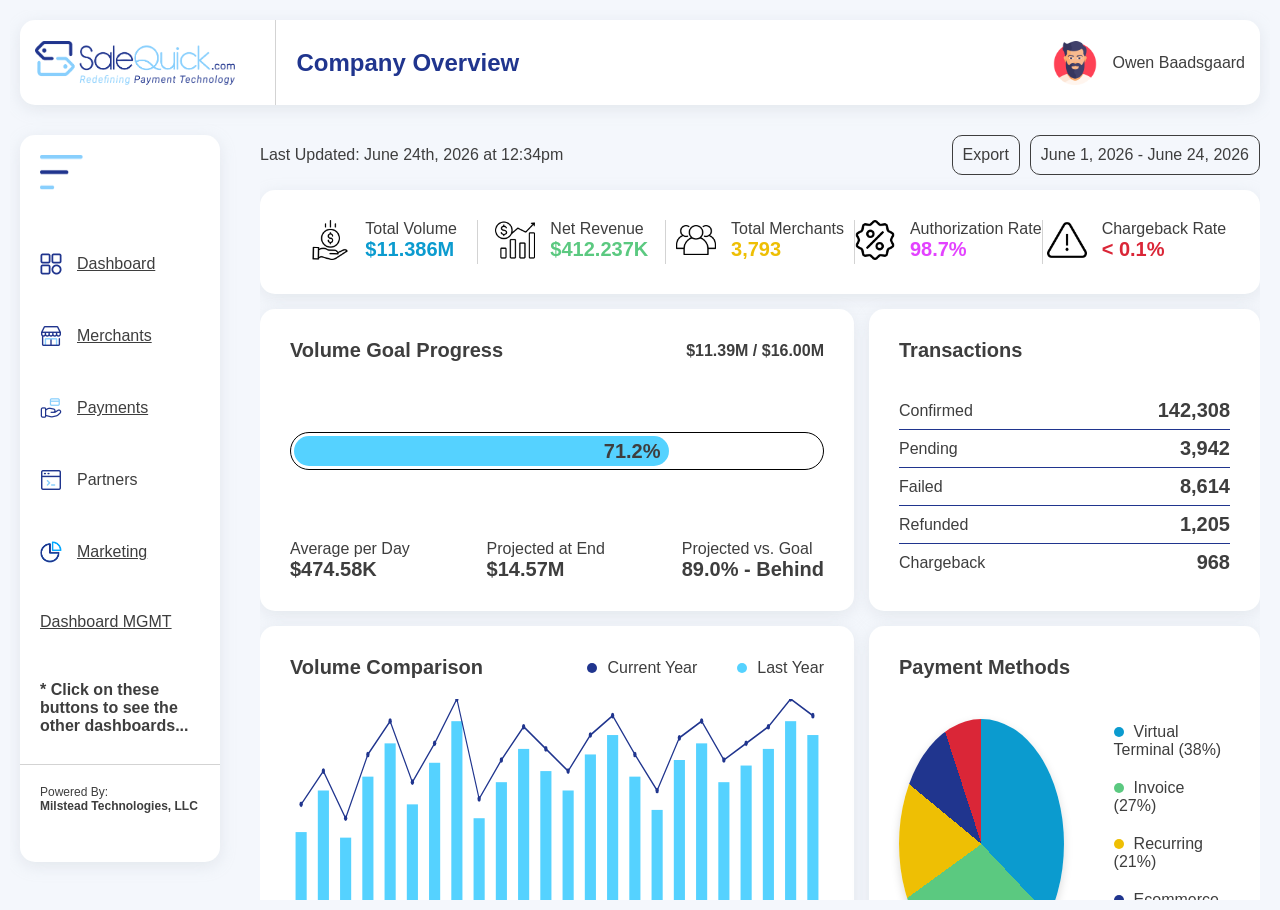
<file: index.html>
<!DOCTYPE html>
<html lang="en">
<head>
    <meta charset="UTF-8">
    <meta name="viewport" content="width=device-width, initial-scale=1.0">
    <script src="js/includes.js" defer></script>
    <script src="js/volume-chart.js" defer></script>
    <link rel="stylesheet" href="css/main.css">

    <link rel="stylesheet" href="css/overview.css">
    <title>Admin | Company Overview</title>
</head>

<body data-title="Company Overview">

    <div class="dashboard-container">

        <header class="header card" id="site-header"></header>
        <nav class="nav card" id="site-nav"></nav>

        <!-- Main Content -->
        <main class="main">

            <!-- Date range selector, export button (to .pdf) and last updated element -->
            <!-- Default date range is month-to-date. Allow for all normal options in SQ system though -->
            <div class="main-selector" id="main-selector"></div>


            <!-- Primary KPIs; This data should be in the SQ database already for the most part -->
             <div class="main-kpi card">

                <!-- Total Processing Volume; Self-Explanatory -->
                <div class="kpi kpi-volume">
                    <div class="kpi-icon">
                        <img class="kpi-icon-img" src="images/main-processing/save-money.png" alt="">
                    </div>
                    <div class="kpi-body">
                        <h2 class="kpi-label">Total Volume</h2>
                        <h1 class="kpi-value">$11.386M</h1>
                    </div>
                </div>

                <!-- Total Revenue; this is FEES charged on volume not actual profit -->
                <div class="kpi kpi-revenue">
                    <div class="kpi-icon">
                        <img class="kpi-icon-img" src="images/main-processing/revenue.png" alt="">
                    </div>
                    <div class="kpi-body">
                        <h2 class="kpi-label">Net Revenue</h2>
                        <h1 class="kpi-value">$412.237K</h1>
                    </div>
                </div>

                <!-- Merchant Count; Not any specific status just a total of all merchants -->
                <!-- This is NOT AFFECTED by the active date range. It will always be current total merchant count. -->
                <div class="kpi kpi-merchants">
                    <div class="kpi-icon">
                        <img class="kpi-icon-img" src="images/main-processing/group.png" alt="">
                    </div>
                    <div class="kpi-body">
                        <h2 class="kpi-label">Total Merchants</h2>
                        <h1 class="kpi-value">3,793</h1>
                    </div>
                </div>

                <!-- Authorization Rate; this is Approved Transactions divided by Total Attempted Transactions -->
                <div class="kpi kpi-auth">
                    <div class="kpi-icon">
                        <img class="kpi-icon-img" src="images/main-processing/discount.png" alt="">
                    </div>
                    <div class="kpi-body">
                        <h2 class="kpi-label">Authorization Rate</h2>
                        <h1 class="kpi-value">98.7%</h1>
                    </div>
                </div>

                <!-- Chargeback Rate; this is Total Chargeback (Count) divided by Total Transactions -->
                <div class="kpi kpi-chargebacks">
                    <div class="kpi-icon">
                        <img class="kpi-icon-img" src="images/main-processing/alert.png" alt="">
                    </div>
                    <div class="kpi-body">
                        <h2 class="kpi-label">Chargeback Rate</h2>
                        <h1 class="kpi-value"> < 0.1%</h1>
                    </div>
                </div>          
            </div> <!-- Close main-kpi -->



            <!-- Volume Progress Bar; this is Current Volume vs. the Monthly Goal for Volume.. -->
            <!-- This will be based on a dashboard management screen, I'm working on this. Admins 
            (likely Darla) will input the goal for the month and it will track based on that. -->
            <div class="main-goal card">
                <div class="goal-header">
                    <h1 class="goal-title">Volume Goal Progress</h1>
                    <h2 class="goal-subtitle">$11.39M / $16.00M</h2>
                </div>

                <div class="goal-progress" style="--fill: 71.2%">
                    <div class="progress-total">
                        <div class="progress-bar"> <span class="progress-marker">71.2%</span> </div>
                    </div>
                </div>

                <!-- Statistics related to the Volume Goal -->
                <div class="goal-stats">
                    <!-- Average Volume per Day; Self-Explanatory -->
                    <div class="stats-average">
                        <h2 class="stats-label">Average per Day</h2>
                        <h1 class="stats-value">$474.58K</h1>
                    </div>

                    <!-- Projected Volume at End of Date Range; Based on the Average Volume per Day -->
                    <div class="stats-projected">
                        <h2 class="stats-label">Projected at End</h2>
                        <h1 class="stats-value">$14.57M</h1>
                    </div>
                    
                    <!-- Percantage Projected; What % of goal we're expected to reach out of the goal based on average per day  -->
                    <div class="stats-comparison">
                        <h2 class="stats-label">Projected vs. Goal</h2>
                        <h1 class="stats-value">89.0% - Behind</h1>
                    </div>
                </div>
            </div> <!-- Close main-goal -->



            <!-- Volume Chart; This is a combination of the Dashboard's existing Sales Chart and Yearly Gross Sales -->
            <!-- The line graph is volume per day for the current year. The bar graph is volume per day for last year -->
            <!-- y-axis lines need to be added -->
            <div class="main-volume card">
                <div class="volume-header">
                    <h1 class="volume-title">Volume Comparison</h1>
                    <div class="volume-legend">
                        <span><i class="legend-current"></i>Current Year</span>
                        <span><i class="legend-last"></i>Last Year</span>
                    </div>
                </div>

                <!-- Example data is from js/volume-chart.js -->
                <div class="volume-chart">
                    <svg class="chart-svg" viewBox="0 0 960 260" preserveAspectRatio="none">
                        <g class="bars"></g>
                        <polyline class="line-graph" fill="none" />
                        <g class="points"></g>
                    </svg>
                    <div class="chart-x"></div>
                </div>
            </div> <!-- Close main-daily  -->



            <!-- Transactions; Counts by transaction status -->
            <div class="main-transactions card">
                <h1 class="transactions-title">Transactions</h1>

                <div class="transactions-status">
                    <!-- Confirmed Transaction Count -->
                    <div class="transactions-row"><span class="transactions-label">Confirmed</span><span class="transactions-value">142,308</span></div>
                    <!-- Pending Transaction Count -->
                    <div class="transactions-row"><span class="transactions-label">Pending</span><span class="transactions-value">3,942</span></div>
                    <!-- Failed Transaction Count -->
                    <div class="transactions-row"><span class="transactions-label">Failed</span><span class="transactions-value">8,614</span></div>
                    <!-- Refunded Transaciton Count -->
                    <div class="transactions-row"><span class="transactions-label">Refunded</span><span class="transactions-value">1,205</span></div>
                    <!-- Chargeback Transaction Count -->
                    <div class="transactions-row"><span class="transactions-label">Chargeback</span><span class="transactions-value">968</span></div>
                </div>
            </div> <!-- Close main-transactions  -->



            <!-- Payment Methods (Sources); Percentage of transactions by payment method -->
            <div class="main-sources card">
                <h1 class="sources-title">Payment Methods</h1>
                <div class="sources-main">
                    <div class="sources-donut"></div>
                    <div class="sources-legend">
                        <span><i class="legend legend-vt" style="background:#0B9BCF"></i>Virtual Terminal (38%)</span>
                        <span><i class="legend legend-inv" style="background:#5BC980"></i>Invoice (27%)</span>
                        <span><i class="legend legend-recurring" style="background:#EEBF04"></i>Recurring (21%)</span>
                        <span><i class="legend legend-ecommerce" style="background:#20358E"></i>Ecommerce (9%)</span>
                        <span><i class="legend legend-ach" style="background:#DA2637"></i>ACH (5%)</span>
                    </div>
                </div>
                
            </div> <!-- Close main-sources -->


            
            <!-- Merchants; Month-to-Date metrics, NOT all-time totals -->
            <!-- Need to read the API reference to figure how this segment will work -->
             <div class="main-merchants card">
                <h1 class="merchants-title">Merchant Analytics</h1>

                <div class="merchants-content">

                    <!-- Leads Total; from Zoho (CRM) API -->
                    <div class="merchants merchants-leads">
                        <div class="merchants-icon">
                            <img class="merchants-icon-img" src="images/main-processing/save-money.png" alt="">
                        </div>
                        <div class="merchants-body">
                            <h2 class="merchants-label">Leads</h2>
                            <h1 class="merchants-value">5,328</h1>
                        </div>
                    </div>

                    <!-- Qualified Leads Total; from Zoho (CRM) API -->
                    <div class="merchants merchants-qualified">
                        <div class="merchants-icon">
                            <img class="merchants-icon-img" src="images/main-processing/save-money.png" alt="">
                        </div>
                        <div class="merchants-body">
                            <h2 class="merchants-label">Qualified</h2>
                            <h1 class="merchants-value">328</h1>
                        </div>
                    </div>

                    <!-- Total (MTD) Accounts In Underwriting -->
                    <!-- Includes Application Pending, Signature Pending, Application Received, In Underwriting, and Account Pending statuses -->
                    <div class="merchants merchants-underwriting">
                        <div class="merchants-icon">
                            <img class="merchants-icon-img" src="images/main-processing/save-money.png" alt="">
                        </div>
                        <div class="merchants-body">
                            <h2 class="merchants-label">In Underwriting</h2>
                            <h1 class="merchants-value">176</h1>
                        </div>
                    </div>

                    <!-- Total Approved Merchants -->
                    <div class="merchants merchants-approved">
                        <div class="merchants-icon">
                            <img class="merchants-icon-img" src="images/main-processing/save-money.png" alt="">
                        </div>
                        <div class="merchants-body">
                            <h2 class="merchants-label">Approved</h2>
                            <h1 class="merchants-value">52</h1>
                        </div>
                    </div>

                    <!-- Total Merchants Active, Inactive, or Cold (different from Approved) -->
                    <div class="merchants merchants-processing">
                        <div class="merchants-icon">
                            <img class="merchants-icon-img" src="images/main-processing/save-money.png" alt="">
                        </div>
                        <div class="merchants-body">
                            <h2 class="merchants-label">Processing</h2>
                            <h1 class="merchants-value">17</h1>
                        </div>
                    </div>
                </div>
             </div> <!-- Close main-merchants -->


        </main> <!-- Close main -->
    </div> <!-- Close dashboard-container --> 

</body>
</html>
</file>
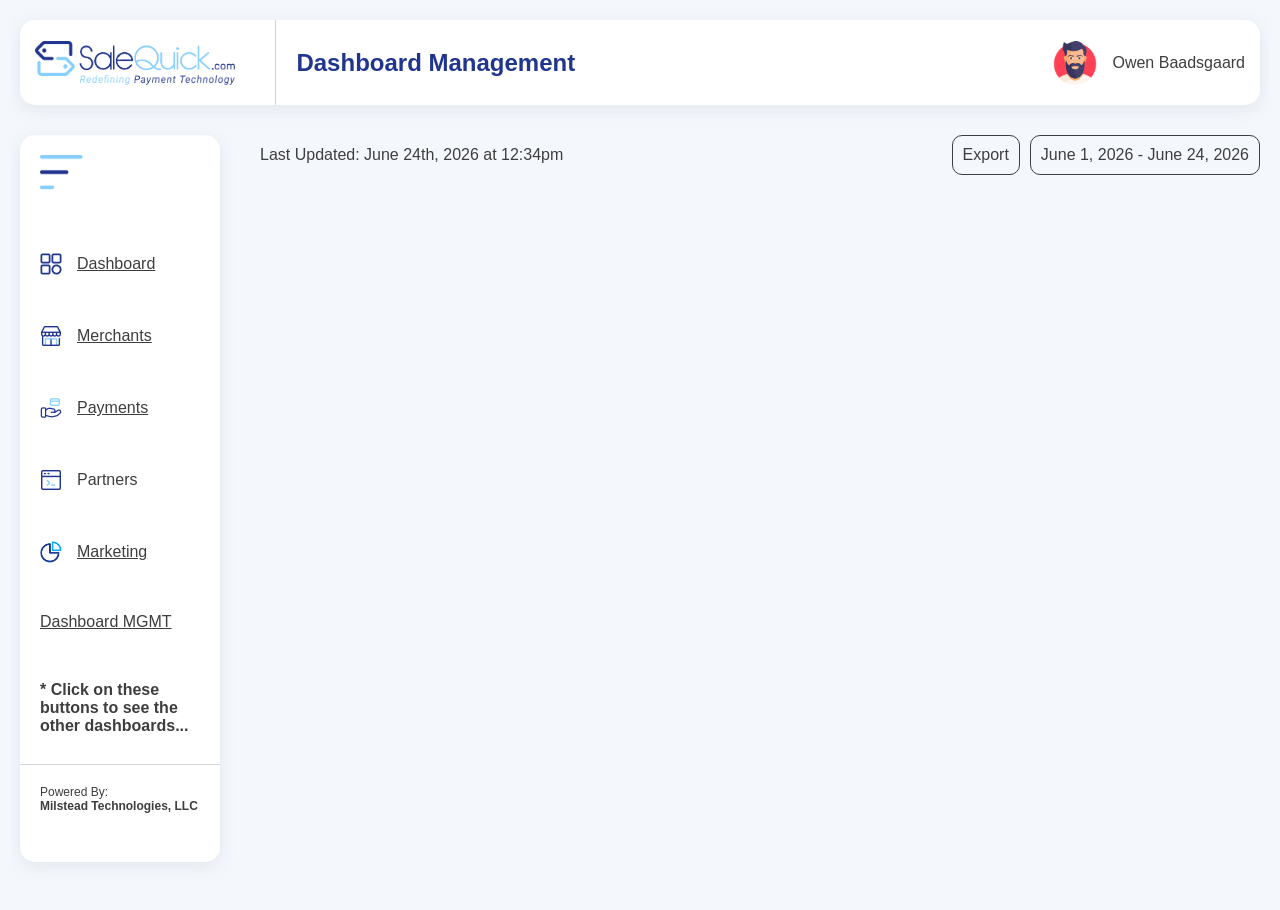
<file: management.html>
<!DOCTYPE html>
<html lang="en">
<head>
    <meta charset="UTF-8">
    <meta name="viewport" content="width=device-width, initial-scale=1.0">
    <script src="js/includes.js" defer></script>
    <link rel="stylesheet" href="css/main.css">

    <link rel="stylesheet" href="css/management.css">
    <title>Admin | Dashboard Management</title>
</head>

<body data-title="Dashboard Management">

    <div class="dashboard-container">

        <header class="header card" id="site-header"></header>
        <nav class="nav card" id="site-nav"></nav>

        <!-- Main Content -->
        <main class="main">

            <!-- Date range selector, export button (to .pdf) and last updated element -->
            <!-- Default date range is month-to-date. Allow for all normal options in SQ system though -->
            <div class="main-selector" id="main-selector"></div>
            

            <!-- next here -->

        </main> <!-- Close main -->
    </div> <!-- Close dashboard-container --> 

</body>
</html>
</file>
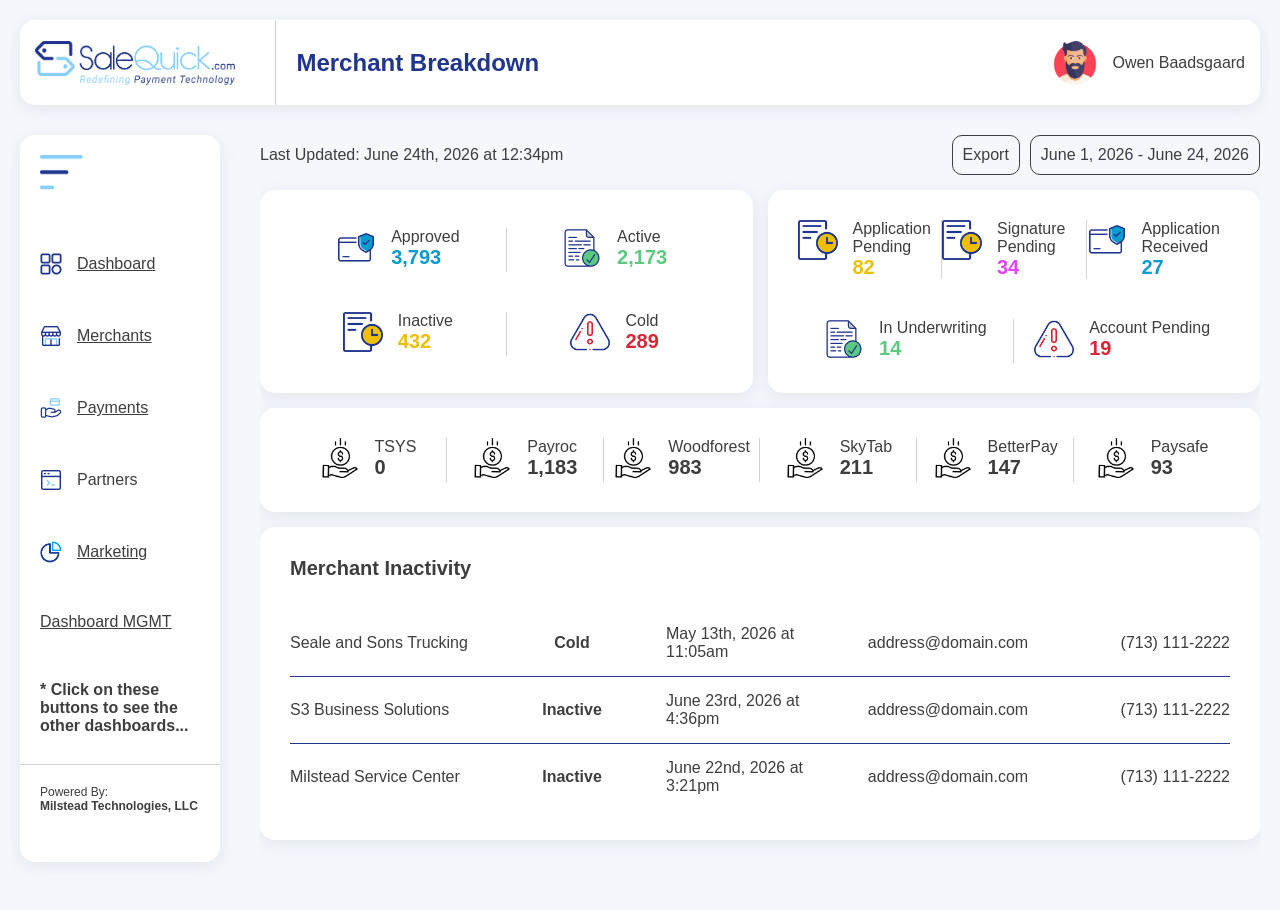
<file: merchant.html>
<!DOCTYPE html>
<html lang="en">
<head>
    <meta charset="UTF-8">
    <meta name="viewport" content="width=device-width, initial-scale=1.0">
    <script src="js/includes.js" defer></script>
    <link rel="stylesheet" href="css/main.css">

    <link rel="stylesheet" href="css/merchant.css">
    <title>Admin | Merchant Breakdown</title>
</head>

<body data-title="Merchant Breakdown">

    <div class="dashboard-container">

        <header class="header card" id="site-header"></header>
        <nav class="nav card" id="site-nav"></nav>

        <!-- Main Content -->
        <main class="main">

            <!-- Date range selector, export button (to .pdf) and last updated element -->
            <!-- Default date range is month-to-date. Allow for all normal options in SQ system though -->
            <div class="main-selector" id="main-selector"></div>
            

            <!-- Approved Category Counts, ALL TIME, NOT MONTH-TO-DATE -->
            <div class="main-approved card">

                <div class="approved-top">
                    <!-- Approved Status Count -->
                    <div class="approved status-approved">
                        <div class="status-icon">
                            <img class="status-icon-img" src="images/main-transaction/completed.png" alt="">
                        </div>
                        <div class="status-body">
                            <h2 class="status-label">Approved</h2>
                            <h1 class="status-value">3,793</h1>
                        </div>
                    </div>

                    <!-- Active Status Count -->
                    <div class="approved status-active">
                        <div class="status-icon">
                            <img class="status-icon-img" src="images/main-transaction/approved.png" alt="">
                        </div>
                        <div class="status-body">
                            <h2 class="status-label">Active</h2>
                            <h1 class="status-value">2,173</h1>
                        </div>
                    </div>
                </div> <!-- Close top-container -->

                <div class="approved-bottom">
                    <!-- Inactive Status Count -->
                    <div class="approved status-inactive">
                        <div class="status-icon">
                            <img class="status-icon-img" src="images/main-transaction/pending.png" alt="">
                        </div>
                        <div class="status-body">
                            <h2 class="status-label">Inactive</h2>
                            <h1 class="status-value">432</h1>
                        </div>
                    </div>

                    <!-- Cold Status Count -->
                    <div class="approved status-cold">
                        <div class="status-icon">
                            <img class="status-icon-img" src="images/main-transaction/failed.png" alt="">
                        </div>
                        <div class="status-body">
                            <h2 class="status-label">Cold</h2>
                            <h1 class="status-value">289</h1>
                        </div>
                    </div>
                </div> <!-- Close bottom-container -->
            </div> <!-- Close main-approved -->


            <!-- Underwriting Category Counts -->
            <div class="main-underwriting card">

                <div class="underwriting-top">
                    <!-- Application Pending Status Count -->
                    <div class="underwriting status-application-pending">
                        <div class="status-icon">
                            <img class="status-icon-img" src="images/main-transaction/pending.png" alt="">
                        </div>
                        <div class="status-body">
                            <h2 class="status-label">Application Pending</h2>
                            <h1 class="status-value">82</h1>
                        </div>
                    </div>

                    <!-- Signature Pending Status Count -->
                    <div class="underwriting status-signature-pending">
                        <div class="status-icon">
                            <img class="status-icon-img" src="images/main-transaction/pending.png" alt="">
                        </div>
                        <div class="status-body">
                            <h2 class="status-label">Signature Pending</h2>
                            <h1 class="status-value">34</h1>
                        </div>
                    </div>

                    <!-- Application Received Status Count -->
                    <div class="underwriting status-application-received">
                        <div class="status-icon">
                            <img class="status-icon-img" src="images/main-transaction/completed.png" alt="">
                        </div>
                        <div class="status-body">
                            <h2 class="status-label">Application Received</h2>
                            <h1 class="status-value">27</h1>
                        </div>
                    </div>
                </div>

                <div class="underwriting-bottom">
                    <!-- In Underwriting Status Count -->
                    <div class="underwriting status-in-underwriting">
                        <div class="status-icon">
                            <img class="status-icon-img" src="images/main-transaction/approved.png" alt="">
                        </div>
                        <div class="status-body">
                            <h2 class="status-label">In Underwriting</h2>
                            <h1 class="status-value">14</h1>
                        </div>
                    </div>

                    <!-- Account Pending Status Count -->
                    <div class="underwriting status-account-pending">
                        <div class="status-icon">
                            <img class="status-icon-img" src="images/main-transaction/failed.png" alt="">
                        </div>
                        <div class="status-body">
                            <h2 class="status-label">Account Pending</h2>
                            <h1 class="status-value">19</h1>
                        </div>
                    </div>
                </div> <!-- Close underwriting-container  -->
            </div> <!-- Close main-underwriting -->


            
            <!-- Sponsor Bank Counts -->
            <div class="main-sponsors card">

                <div class="sponsors-container">
                    <!-- TSYS Sponsor Bank Count -->
                    <div class="sponsors sponsor-tsys">
                        <div class="sponsors-icon">
                            <img class="sponsors-icon-img" src="images/main-processing/save-money.png" alt="">
                        </div>
                        <div class="sponsors-body">
                            <h2 class="sponsors-label">TSYS</h2>
                            <h1 class="sponsors-value">0</h1>
                        </div>
                    </div>
                
                    <!-- Payroc Sponsor Bank Count -->
                    <div class="sponsors sponsor-payroc">
                        <div class="sponsors-icon">
                            <img class="sponsors-icon-img" src="images/main-processing/save-money.png" alt="">
                        </div>
                        <div class="sponsors-body">
                            <h2 class="sponsors-label">Payroc</h2>
                            <h1 class="sponsors-value">1,183</h1>
                        </div>
                    </div>

                    <!-- Woodforest Sponsor Bank Count -->
                    <div class="sponsors sponsor-woodforest">
                        <div class="sponsors-icon">
                            <img class="sponsors-icon-img" src="images/main-processing/save-money.png" alt="">
                        </div>
                        <div class="sponsors-body">
                            <h2 class="sponsors-label">Woodforest</h2>
                            <h1 class="sponsors-value">983</h1>
                        </div>
                    </div>

                    <!-- SkyTab Sponsor Bank Count -->
                    <div class="sponsors sponsor-skytab">
                        <div class="sponsors-icon">
                            <img class="sponsors-icon-img" src="images/main-processing/save-money.png" alt="">
                        </div>
                        <div class="sponsors-body">
                            <h2 class="sponsors-label">SkyTab</h2>
                            <h1 class="sponsors-value">211</h1>
                        </div>
                    </div>

                    <!-- BetterPay Sponsor Bank Count -->
                    <div class="sponsors sponsor-betterpay">
                        <div class="sponsors-icon">
                            <img class="sponsors-icon-img" src="images/main-processing/save-money.png" alt="">
                        </div>
                        <div class="sponsors-body">
                            <h2 class="sponsors-label">BetterPay</h2>
                            <h1 class="sponsors-value">147</h1>
                        </div>
                    </div>

                    <!-- Paysafe Sponsor Bank Count -->
                    <div class="sponsors sponsor-paysafe">
                        <div class="sponsors-icon">
                            <img class="sponsors-icon-img" src="images/main-processing/save-money.png" alt="">
                        </div>
                        <div class="sponsors-body">
                            <h2 class="sponsors-label">Paysafe</h2>
                            <h1 class="sponsors-value">93</h1>
                        </div>
                    </div>
                </div> <!-- Close sponsors-container -->
            </div> <!-- Close main-sponsors  -->


            <!-- Warning Table; Tracks merchants that go inactive or cold so Admins can contact them  -->
            <div class="main-warning card">
                <h1 class="warning-title">Merchant Inactivity</h1>

                <div class="warning-table">

                    <!-- Each row is unique, example used here -->
                    <!-- Merchant Name, Current Status, When they moved Inactive/Cold, their Primary Email and Primary Phone -->
                    <div class="warning-row">
                        <span class="warning-merchant">Seale and Sons Trucking</span>
                        <span class="warning-status">Cold</span>
                        <span class="warning-since">May 13th, 2026 at 11:05am</span>
                        <span class="warning-email">address@domain.com</span>
                        <span class="warning-phone">(713) 111-2222</span>
                    </div>

                    <div class="warning-row">
                        <span class="warning-merchant">S3 Business Solutions</span>
                        <span class="warning-status">Inactive</span>
                        <span class="warning-since">June 23rd, 2026 at 4:36pm</span>
                        <span class="warning-email">address@domain.com</span>
                        <span class="warning-phone">(713) 111-2222</span>
                    </div>

                    <div class="warning-row">
                        <span class="warning-merchant">Milstead Service Center</span>
                        <span class="warning-status">Inactive</span>
                        <span class="warning-since">June 22nd, 2026 at 3:21pm</span>
                        <span class="warning-email">address@domain.com</span>
                        <span class="warning-phone">(713) 111-2222</span>
                    </div>
                </div>
            </div> <!-- Close main-warning  -->

        </main> <!-- Close main -->
    </div> <!-- Close dashboard-container --> 

</body>
</html>
</file>
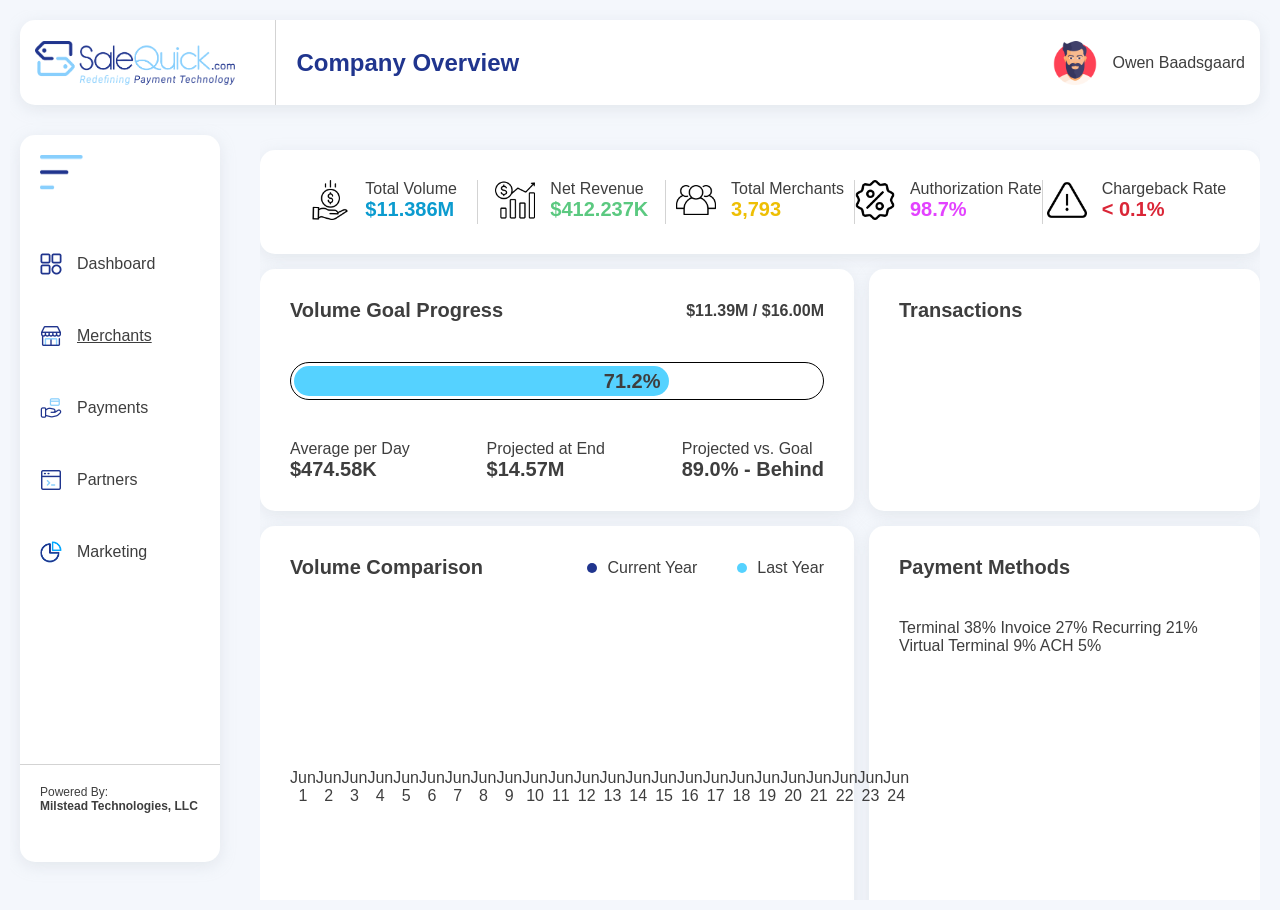
<file: overview.html>
<!DOCTYPE html>
<html lang="en">
<head>
    <meta charset="UTF-8">
    <meta name="viewport" content="width=device-width, initial-scale=1.0">
    <link rel="stylesheet" href="css/main.css">

    <link rel="stylesheet" href="css/overview.css">
    <title>Admin | Company Overview</title>
</head>

<body>

    <div class="dashboard-container">

        <!-- Header Elements -->
        <header class="header card">
            <div class="header-brand">
                <div class="header-logo">
                    <img class="header-logo-img" src="images/header/salequick-logo.png" alt="SaleQuick">
                </div>
                <h1 class="header-title">Company Overview</h1>
            </div>

            <div class="header-profile">
                <img class="header-avatar" src="images/header/profile.png" alt="">
                <p class="header-name">Owen Baadsgaard</p>
            </div>
        </header>


        <!-- Navigation Elements -->
        <nav class="nav card">
            <div class="nav-collapse">
                <img class="nav-collapse-img" src="images/sidebar/sidebar-collapse.png" alt="Collapse Navigation">
            </div>

            <ul class="nav-body">
                <li>
                    <img class="nav-icon" src="images/sidebar/dashboard.png" alt="">
                    <p class="nav-title">Dashboard</p>
                </li>
                <li>
                    <img class="nav-icon" src="images/sidebar/merchants_icon.png" alt="">
                    <a href="merchant-dashboard.html" target="_blank" class="nav-title">Merchants</a>
                </li>
                <li>
                    <img class="nav-icon" src="images/sidebar/payments_icon.png" alt="">
                    <p class="nav-title">Payments</p>
                </li>
                <li>
                    <img class="nav-icon" src="images/sidebar/partners_icon.png" alt="">
                    <p class="nav-title">Partners</p>
                </li>
                <li>
                    <img class="nav-icon" src="images/sidebar/marketing-icon.png" alt="">
                    <p class="nav-title">Marketing</p>
                </li>
            </ul>

            <div class="nav-bottom">
                <p class="nav-powered">Powered By:</p>
                <p class="nav-company">Milstead Technologies, LLC</p>
            </div>
        </nav>


        <!-- Main Content -->
        <main class="main">

            <!-- Primary KPIs; This data should be in the SQ database already -->
             <div class="main-kpi card">

                <!-- Total Volume; Self-Explanatory -->
                <div class="kpi kpi-volume">
                    <div class="kpi-icon">
                        <img class="kpi-icon-img" src="images/main-processing/save-money.png" alt="">
                    </div>
                    <div class="kpi-body">
                        <h2 class="kpi-label">Total Volume</h2>
                        <h1 class="kpi-value">$11.386M</h1>
                    </div>
                </div>

                <!-- Total Revenue; this is FEES charged -->
                <div class="kpi kpi-revenue">
                    <div class="kpi-icon">
                        <img class="kpi-icon-img" src="images/main-processing/revenue.png" alt="">
                    </div>
                    <div class="kpi-body">
                        <h2 class="kpi-label">Net Revenue</h2>
                        <h1 class="kpi-value">$412.237K</h1>
                    </div>
                </div>

                <!-- Merchant Count; Not any specific status just a total of all merchants -->
                <div class="kpi kpi-merchants">
                    <div class="kpi-icon">
                        <img class="kpi-icon-img" src="images/main-processing/group.png" alt="">
                    </div>
                    <div class="kpi-body">
                        <h2 class="kpi-label">Total Merchants</h2>
                        <h1 class="kpi-value">3,793</h1>
                    </div>
                </div>

                <!-- Authorization Rate; this is Approved Transactions divided by Total Attempted Transactions -->
                <div class="kpi kpi-auth">
                    <div class="kpi-icon">
                        <img class="kpi-icon-img" src="images/main-processing/discount.png" alt="">
                    </div>
                    <div class="kpi-body">
                        <h2 class="kpi-label">Authorization Rate</h2>
                        <h1 class="kpi-value">98.7%</h1>
                    </div>
                </div>

                <!-- Chargeback Rate; this is Total Chargeback (Count) divided by Total Transactions -->
                <div class="kpi kpi-chargebacks">
                    <div class="kpi-icon">
                        <img class="kpi-icon-img" src="images/main-processing/alert.png" alt="">
                    </div>
                    <div class="kpi-body">
                        <h2 class="kpi-label">Chargeback Rate</h2>
                        <h1 class="kpi-value"> < 0.1%</h1>
                    </div>
                </div>          
            </div> <!-- Close main-kpi -->


            <!-- Volume Progress Bar; this is Current Volume vs. the Monthly Goal for Volume -->
            <div class="main-goal card">
                <div class="goal-header">
                    <h1 class="goal-title">Volume Goal Progress</h1>
                    <h2 class="goal-subtitle">$11.39M / $16.00M</h2>
                </div>

                <div class="goal-progress" style="--fill: 71.2%">
                    <div class="progress-total">
                        <div class="progress-bar"> <span class="progress-marker">71.2%</span> </div>
                    </div>
                </div>

                <!-- Statistics related to the Volume Goal -->
                <div class="goal-stats">
                    <!-- Average Volume per Day; Self-Explanatory -->
                    <div class="stats-average">
                        <h2 class="stats-label">Average per Day</h2>
                        <h1 class="stats-value">$474.58K</h1>
                    </div>

                    <!-- Projected Volume at End; Based on the Average Volume per Day -->
                    <div class="stats-projected">
                        <h2 class="stats-label">Projected at End</h2>
                        <h1 class="stats-value">$14.57M</h1>
                    </div>
                    
                    <!-- Percantage Projected; What % of goal we're expected to reach out of the goal  -->
                    <div class="stats-comparison">
                        <h2 class="stats-label">Projected vs. Goal</h2>
                        <h1 class="stats-value">89.0% - Behind</h1>
                    </div>
                </div>
            </div> <!-- Close main-goal -->


            <!-- Volume Chart; This is a combination of the Dashboard's existing Sales Chart and Yearly Gross Sales -->
            <!-- The line graph is volume per day for the current year. The bar graph is volume per day for last year -->
            <div class="main-volume card">
                <div class="volume-header">
                    <h1 class="volume-title">Volume Comparison</h1>
                    <div class="volume-legend">
                        <span><i class="legend-current"></i>Current Year</span>
                        <span><i class="legend-last"></i>Last Year</span>
                    </div>
                </div>

                <div class="volume-chart">
                    <svg class="chart-line">
                        <polyline class="line-graph">
                    </svg>

                    <div class="chart-x">
                        <span>Jun 1</span>
                        <span>Jun 2</span>
                        <span>Jun 3</span>
                        <span>Jun 4</span>
                        <span>Jun 5</span>
                        <span>Jun 6</span>
                        <span>Jun 7</span>
                        <span>Jun 8</span>
                        <span>Jun 9</span>
                        <span>Jun 10</span>
                        <span>Jun 11</span>
                        <span>Jun 12</span>
                        <span>Jun 13</span>
                        <span>Jun 14</span>
                        <span>Jun 15</span>
                        <span>Jun 16</span>
                        <span>Jun 17</span>
                        <span>Jun 18</span>
                        <span>Jun 19</span>
                        <span>Jun 20</span>
                        <span>Jun 21</span>
                        <span>Jun 22</span>
                        <span>Jun 23</span>
                        <span>Jun 24</span>
                    </div>
                </div>
            </div> <!-- Close main-daily  -->


            <!-- Transactions; Counts by transaction status and volume associated with that status -->
            <div class="main-transactions card">
                <h1 class="transactions-title">Transactions</h1>
            </div> <!-- Close main-transactions  -->


            <!-- Payment Methods (Sources); Percentage of transactions by payment method -->
            <div class="main-sources card">
                <h1 class="sources-title">Payment Methods</h1>
                <div class="sources-method">
                    <div class="method-donut"></div>
                    <div class="method-legend">
                        <span><i style="background:#0B9BCF"></i>Terminal 38%</span>
                        <span><i style="background:#5BC980"></i>Invoice 27%</span>
                        <span><i style="background:#EEBF04"></i>Recurring 21%</span>
                        <span><i style="background:#20358E"></i>Virtual Terminal 9%</span>
                        <span><i style="background:#DA2637"></i>ACH 5%</span>
                    </div>
                </div>
            </div> <!-- Close main-sources -->


            <!-- Merchants; Counts by status (in our system) -->
             <div class="main-merchants card">
                <h1 class="merchants-title">Merchant Analytics</h1>

                <div class="merchants-status">
                    <div class="status status-leads">
                        <h2 class="status-label">Leads</h2>
                        <h1 class="status-value">1,283</h1>
                    </div>

                    <div class="status status-qualified">
                        <h2 class="status-label">Qualified</h2>
                        <h1 class="status-value">275</h1>
                    </div>

                    <div class="status status-underwriting">
                        <h2 class="status-label">In Underwriting</h2>
                        <h1 class="status-value">31</h1>
                    </div>

                    <div class="status status-approved">
                        <h2 class="status-label">Approved</h2>
                        <h1 class="status-value">23</h1>
                    </div>
                </div>
             </div> <!-- Close main-merchants -->


        </main> <!-- Close main -->
    </div> <!-- Close dashboard-container --> 

</body>

</html>
</file>
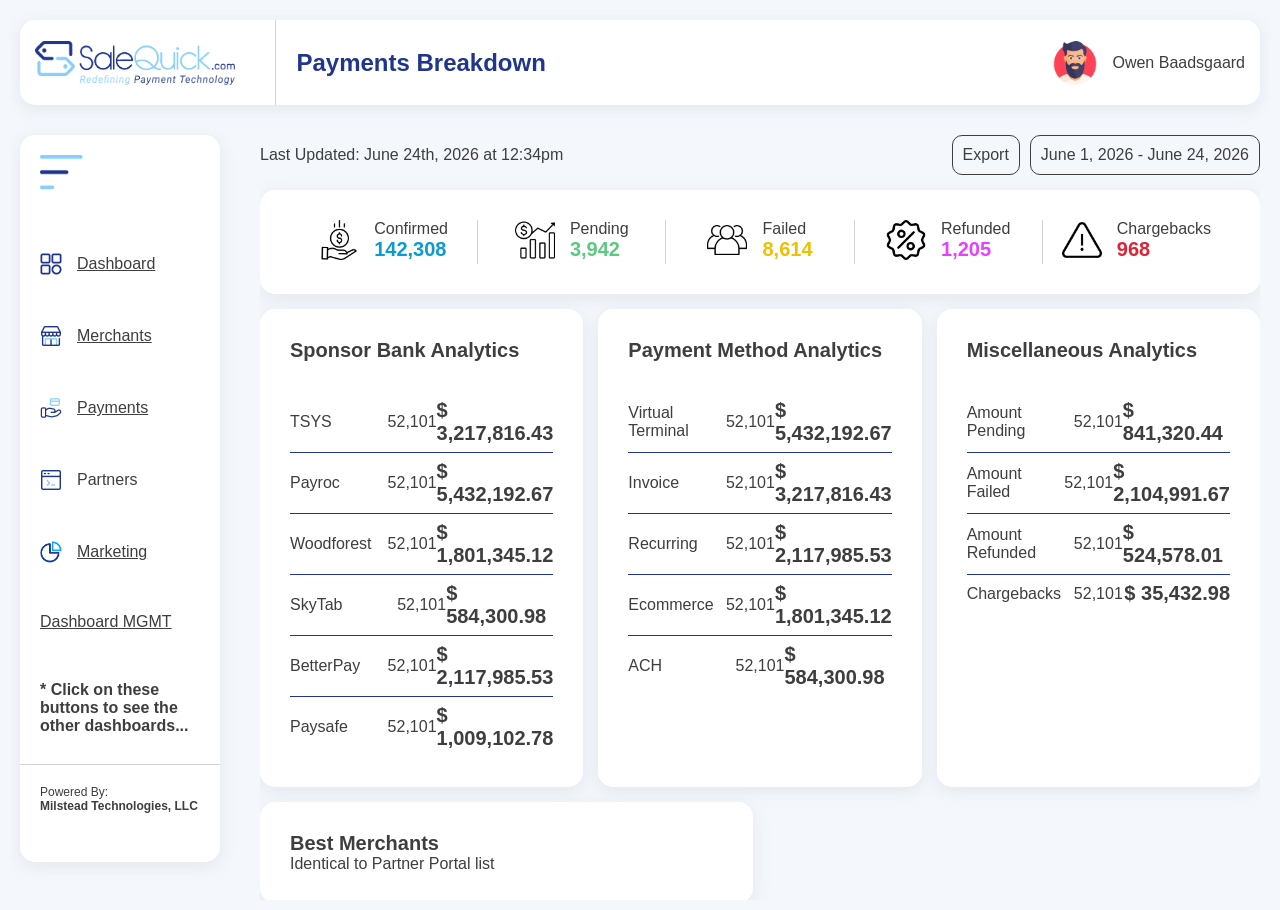
<file: payments.html>
<!DOCTYPE html>
<html lang="en">
<head>
    <meta charset="UTF-8">
    <meta name="viewport" content="width=device-width, initial-scale=1.0">
    <script src="js/includes.js" defer></script>
    <link rel="stylesheet" href="css/main.css">

    <link rel="stylesheet" href="css/payments.css">
    <title>Admin | Payments Breakdown</title>
</head>

<body data-title="Payments Breakdown">

    <div class="dashboard-container">

        <header class="header card" id="site-header"></header>
        <nav class="nav card" id="site-nav"></nav>




        <!-- Main Content -->
        <main class="main">

            <!-- Date range selector, export button (to .pdf) and last updated element -->
            <!-- Default date range is month-to-date. Allow for all normal options in SQ system though -->
            <div class="main-selector" id="main-selector"></div>
            

            <!-- Transaction Counts; by Status -->
             <div class="main-transactions card">

                <!-- Confirmed Transactions Count -->
                <div class="transactions transactions-confirmed">
                    <div class="transactions-icon">
                        <img class="transactions-icon-img" src="images/main-processing/save-money.png" alt="">
                    </div>
                    <div class="transactions-body">
                        <h2 class="transactions-label">Confirmed</h2>
                        <h1 class="transactions-value">142,308</h1>
                    </div>
                </div>

                <!-- Pending Transactions Count-->
                <div class="transactions transactions-pending">
                    <div class="transactions-icon">
                        <img class="transactions-icon-img" src="images/main-processing/revenue.png" alt="">
                    </div>
                    <div class="transactions-body">
                        <h2 class="transactions-label">Pending</h2>
                        <h1 class="transactions-value">3,942</h1>
                    </div>
                </div>

                <!-- Failed Transactions Count -->
                <div class="transactions transactions-failed">
                    <div class="transactions-icon">
                        <img class="transactions-icon-img" src="images/main-processing/group.png" alt="">
                    </div>
                    <div class="transactions-body">
                        <h2 class="transactions-label">Failed</h2>
                        <h1 class="transactions-value">8,614</h1>
                    </div>
                </div>

                <!-- Refunded Transactions Count-->
                <div class="transactions transactions-refunded">
                    <div class="transactions-icon">
                        <img class="transactions-icon-img" src="images/main-processing/discount.png" alt="">
                    </div>
                    <div class="transactions-body">
                        <h2 class="transactions-label">Refunded</h2>
                        <h1 class="transactions-value">1,205</h1>
                    </div>
                </div>

                <!-- Chargeback Count -->
                <div class="transactions transactions-chargebacks">
                    <div class="transactions-icon">
                        <img class="transactions-icon-img" src="images/main-processing/alert.png" alt="">
                    </div>
                    <div class="transactions-body">
                        <h2 class="transactions-label">Chargebacks</h2>
                        <h1 class="transactions-value">968</h1>
                    </div>
                </div>          
            </div> <!-- Close main-transactions -->

            <!-- Sponsors; Count and Amounts by Sponsor Bank -->
            <div class="main-sponsors card">
                <h1 class="sponsors-title">Sponsor Bank Analytics</h1>

                <div class="sponsors-status">
                    <!-- TSYS Count and Volume -->
                    <div class="sponsors-row">
                        <span class="sponsors-label">TSYS</span>
                        <span class="sponsors-count">52,101</span>
                        <span class="sponsors-value">$ 3,217,816.43</span>
                    </div>
                    <!-- Payroc Volume -->
                    <div class="sponsors-row">
                        <span class="sponsors-label">Payroc</span>
                        <span class="sponsors-count">52,101</span>
                        <span class="sponsors-value">$ 5,432,192.67</span>
                    </div>
                    <!-- Woodforest Volume -->
                    <div class="sponsors-row">
                        <span class="sponsors-label">Woodforest</span>
                        <span class="sponsors-count">52,101</span>
                        <span class="sponsors-value">$ 1,801,345.12</span>
                    </div>
                    <!-- SkyTab Volume -->
                    <div class="sponsors-row">
                        <span class="sponsors-label">SkyTab</span>
                        <span class="sponsors-count">52,101</span>
                        <span class="sponsors-value">$ 584,300.98</span>
                    </div>
                    <!-- BetterPay Volume -->
                    <div class="sponsors-row">
                        <span class="sponsors-label">BetterPay</span>
                        <span class="sponsors-count">52,101</span>
                        <span class="sponsors-value">$ 2,117,985.53</span>
                    </div>
                    <!-- Paysafe Volume -->
                    <div class="sponsors-row">
                        <span class="sponsors-label">Paysafe</span>
                        <span class="sponsors-count">52,101</span>
                        <span class="sponsors-value">$ 1,009,102.78</span>
                    </div>
                </div>
            </div> <!-- Close main-sponsors  -->

            <!-- Sources; Count and Amounts by Payment Method -->
            <div class="main-sources card">
                <h1 class="sources-title">Payment Method Analytics</h1>

                <div class="sources-status">
                    <!-- VT Volume, includes Pax, iOS, and Android -->
                    <div class="sources-row">
                        <span class="sources-label">Virtual Terminal</span>
                        <span class="sources-count">52,101</span>
                        <span class="sources-value">$ 5,432,192.67</span>
                    </div>
                    <!-- Invoice Volume -->
                    <div class="sources-row">
                        <span class="sources-label">Invoice</span>
                        <span class="sources-count">52,101</span>
                        <span class="sources-value">$ 3,217,816.43</span>
                    </div>
                    <!-- Recurring Volume -->
                    <div class="sources-row">
                        <span class="sources-label">Recurring</span>
                        <span class="sources-count">52,101</span>
                        <span class="sources-value">$ 2,117,985.53</span>
                    </div>
                    <!-- Ecommerce Volume -->
                    <div class="sources-row">
                        <span class="sources-label">Ecommerce</span>
                        <span class="sources-count">52,101</span>
                        <span class="sources-value">$ 1,801,345.12</span>
                    </div>
                    <!-- ACH Volume -->
                    <div class="sources-row">
                        <span class="sources-label">ACH</span>
                        <span class="sources-count">52,101</span>
                        <span class="sources-value">$ 584,300.98</span>
                    </div>
                </div>
            </div> <!-- Close main-sources  -->

            <!-- Other; Count and Amounts by Misc -->
            <div class="main-other card">
                <h1 class="other-title">Miscellaneous Analytics</h1>

                <div class="other-status">
                    <!-- Pending Volume -->
                    <div class="other-row">
                        <span class="other-label">Amount Pending</span>
                        <span class="other-count">52,101</span>
                        <span class="other-value">$ 841,320.44</span>
                    </div>
                    <!-- Failed Volume -->
                    <div class="other-row">
                        <span class="other-label">Amount Failed</span>
                        <span class="other-count">52,101</span>
                        <span class="other-value">$ 2,104,991.67</span>
                    </div>
                    <!-- Refunded Volume -->
                    <div class="other-row">
                        <span class="other-label">Amount Refunded</span>
                        <span class="other-count">52,101</span>
                        <span class="other-value">$ 524,578.01</span>
                    </div>
                    <!-- Chargeback Volume -->
                    <div class="other-row">
                        <span class="other-label">Chargebacks</span>
                        <span class="other-count">52,101</span>
                        <span class="other-value">$ 35,432.98</span>
                    </div>
                </div>
            </div> <!-- Close main-other  -->


            <div class="main-topmerchants card">
                <h1 class="topmerchants-title">Best Merchants</h1>
                <p>Identical to Partner Portal list<p>
            </div> <!-- Close main-topmerchants -->

        </main> <!-- Close main -->
    </div> <!-- Close dashboard-container --> 

</body>
</html>
</file>
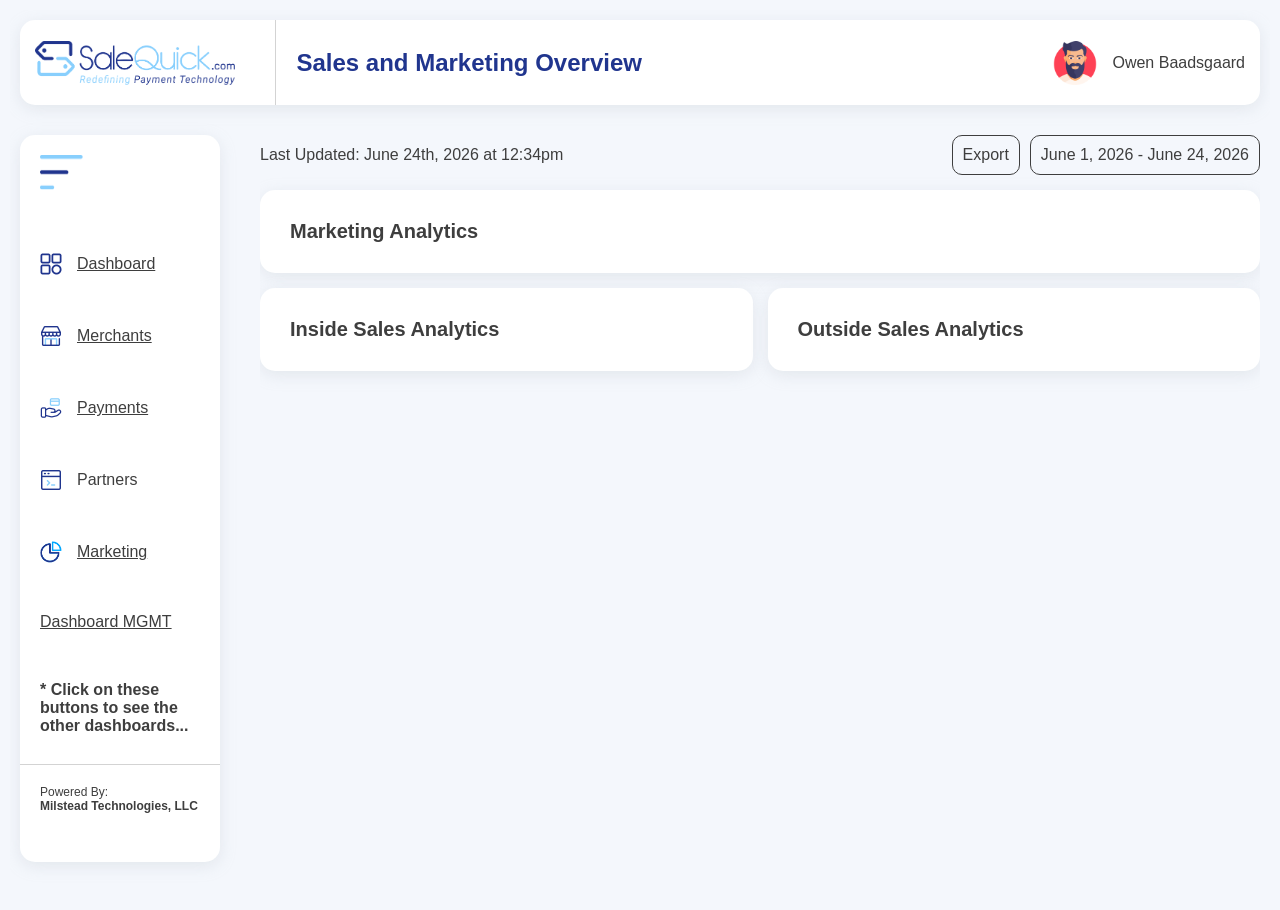
<file: sales-marketing.html>
<!DOCTYPE html>
<html lang="en">
<head>
    <meta charset="UTF-8">
    <meta name="viewport" content="width=device-width, initial-scale=1.0">
    <script src="js/includes.js" defer></script>
    <link rel="stylesheet" href="css/main.css">

    <link rel="stylesheet" href="css/sales-marketing.css">
    <title>Admin | Sales and Marketing Overview</title>
</head>

<body data-title="Sales and Marketing Overview">

    <div class="dashboard-container">

        <header class="header card" id="site-header"></header>
        <nav class="nav card" id="site-nav"></nav>

        <!-- Main Content -->
        <main class="main">

            <!-- Date range selector, export button (to .pdf) and last updated element -->
            <!-- Default date range is month-to-date. Allow for all normal options in SQ system though -->
            <div class="main-selector" id="main-selector"></div>
            

            <!-- Marketing Data, pulled mostly from Zoho -->
            <div class="main-marketing card">
                <h1 class="marketing-title">Marketing Analytics</h1>


            </div> <!-- Close main-marketing -->

            
            <!-- Inside Sales Statistics, pulled from Zoho/Justcall -->
            <div class="main-inside card">
                <h1 class="inside-title">Inside Sales Analytics</h1>


            </div> <!-- Close main-inside -->


            <!-- Outside Sales Statistics, pulled from SQ -->
            <div class="main-outside card">
                <h1 class="outside-title">Outside Sales Analytics</h1>


            </div> <!-- Close main-outside -->

        </main> <!-- Close main -->
    </div> <!-- Close dashboard-container --> 

</body>
</html>
</file>
<file: css/main.css>
/* --- Resets --- */
ul { list-style-type: none; }


/* --- General Settings, imports, etc. --- */
@import url('https://fonts.googleapis.com/css2?family=Roboto:wght@100;300;400;500;700;900&display=swap');
:root {
    --background-color: #F4F7FC;
    --primary-white: #EEF1FF;
    --primary-blue: #20358E;
    --primary-lightblue: #55d2ff;
    --primary-gray: #3E3E3E;

    --dark-blue: #20358E;
    --blue: #0B9BCf;
    --green: #5BC980;
    --yellow: #EEBF04;
    --red: #DA2637;
    --pink: #E342FF;

    --fs-heading: 24px;
    --fs-subheading: 20px;
    --fs-text: 16px;
    --fs-subtext: 12px;

    --fw-heavy: 900;
    --fw-medium: 600;
    --fw-light: 100;
}

* {
    box-sizing: border-box;
    padding: 0;
    margin: 0;

    color: #3E3E3E;
    font-family: 'Roboto', sans-serif;
}

html, body {
    background-color: var(--background-color);
    padding: 10px;
    overflow: hidden;
    height: 100vh;
}

/* --- gives backgrounds to necessary elements --- */
.card {
    background-color: white;
    box-shadow: 0 0 0 0 rgba(111, 134, 230, 0.13), 0 4px 16px 0 rgba(179, 187, 195, 0.26);
    border-radius: 15px;
}



/* --- .dashboard-container, holds entire page --- */
.dashboard-container {
    display: grid;
    grid-template-columns: minmax(80px, 200px) 1fr;
    grid-template-rows: auto 1fr;
    gap: 30px 40px;
    height: 100%;
}



/* --- .header, at top of page --- */
.header {
    grid-column: 1 / 3;
    position: sticky;
    top: 0;

    height: 85px;
    display: flex;
    justify-content: space-between;
    align-items: center;
}

.header > div {height: 100%;}

.header-brand {
    display: flex;
    place-items: center;
    gap: 20px;
}

.header-title {
    font-size: var(--fs-heading);
    font-weight: var(--fw-medium);
    color: var(--dark-blue);
}

.header-logo {
    height: 100%;
    display: flex;
    place-items: center;
    padding: 15px 40px 15px 15px;
    border-right: 1px solid lightgray;
}

.header-logo-img {
    width: auto;
    height: 80%;
}

.header-profile {
    height: 100%;
    display: flex;
    place-items: center;
    padding: 15px;
    gap: 15px;
}

.header-avatar {
    height: 80%;
    width: auto;
}



/* --- .nav, at left of page --- */
.nav {
    min-height: 0;
    overflow-y: auto;
    position: static;
    height: 95%;
    grid-column: 1 / 2;
    display: grid;
    grid-template-rows: 1fr 5fr 1fr;
    gap: 20px;
    transition: grid-template-columns 0.2s ease;
}

.nav-collapse {
    grid-row: 1 / 1;
    padding: 20px 0px 0px 20px;
}

.nav-collapse-img {
    height: 35px;
    width: auto;
}

.nav-body {
    grid-row: 2 / 3;
    display: flex;
    flex-direction: column;
    padding: 0px 0px 0px 20px;
    gap: 50px;
}

li {display: flex; align-items: center; gap: 15px; width: 100%;}

.nav-icon {
    height: 22px;
    width: auto;
}

.nav-bottom {
    width: 100%;
    border-top: 1px solid lightgray;
    padding: 20px;
}

.nav-powered {font-size: var(--fs-subtext);}
.nav-company {font-size: var(--fs-subtext); font-weight: var(--fw-medium);}



/* --- .main-header, at top of page main content each page, outside of .main grid --- */
.main-selector {
    grid-row: 1 / 2;
    grid-column: 1 / -1;
    display: flex;
    justify-content: space-between;
    align-items: center;
}

.selector-update { font-size: var(--fs-text); font-weight: var(--fw-light); }

.selector-buttons { display: flex; gap: 10px; }
.selector-button {
    background: var(--background-color);
    border: 1px solid var(--primary-gray);
    font-size: var(--fs-text);
    border-radius: 10px;
    padding: 10px;
    height: auto;
    width: auto; 
}



.main { min-height: 0; }
</file>
<file: css/overview.css>
/* --- .main, holds all primary content and sets up grid for main elements --- */
.main {
    grid-column: 2 / 3;
    overflow-y: auto;
    min-height: 0;

    display: grid;
    grid-auto-rows: auto;
    grid-template-columns: repeat(5, 1fr);
    align-content: start;
    gap: 15px;
    padding-bottom: 30px;
}


/* --- .main-primary, KPIs  --- */
.main-kpi {
    grid-row: 2 / 3;
    grid-column: 1 / -1;
    gap: 0;
    padding: 30px;

    display: flex;
}

.kpi {
    display: flex;
    flex-direction: row;
    justify-content: center;
    text-align: left;
    flex: 1;
    gap: 15px;
 }

.kpi-icon-img { height: 40px; width: 40px; }

.kpi-label { font-size: var(--fs-text); font-weight: var(--fw-light); }
.kpi-value { 
    color: var(--kpi-accent); 
    font-size: var(--fs-subheading); 
    font-weight: var(--fw-heavy); 
}

.kpi-volume { --kpi-accent: #0B9BCF; border-right: 1px solid lightgray; }
.kpi-revenue { --kpi-accent: #5BC980; border-right: 1px solid lightgray; }
.kpi-merchants { --kpi-accent: #EEBF04; border-right: 1px solid lightgray; }
.kpi-auth { --kpi-accent: #E342FF; border-right: 1px solid lightgray; }
.kpi-chargebacks { --kpi-accent: #DA2637; }



/* --- .main-goal, volume progress bar --- */
.main-goal {
    grid-row: 3 / 4;
    grid-column: 1 / 4;
    padding: 30px;

    display: flex;
    flex-direction: column;
    justify-content: space-between;
    gap: 40px;
}

.goal-header { 
    display: flex;
    justify-content: space-between;
    align-items: center;
}

.goal-title { font-size: var(--fs-subheading); font-weight: var(--fw-medium); }
.goal-subtitle { font-size: var(--fs-text); font-weight: var(--fw-medium); }


.goal-progress {
    display: flex;
    flex-direction: column;
    gap: 10px;
}

.progress-total {
    border: 1px solid black;
    border-radius: 30px;
    width: 100%;
    padding: 3px;
}

.progress-bar {
    background-color: var(--primary-lightblue);
    height: 30px;
    width: var(--fill);
    padding-right: 8px;
    border-radius: 30px;

    display: flex;
    align-items: center;
    justify-content: flex-end;
}

.progress-marker {
    color: var(--primary-gray);
    font-size: var(--fs-subheading);
    font-weight: var(--fw-medium);
}

.goal-stats {
    display: flex;
    justify-content: space-between;
}

.stats-label { font-size: var(--fs-text); font-weight: var(--fw-light); }
.stats-value { font-size: var(--fs-subheading); font-weight: var(--fw-medium); }



/* -- .main-volume, graph for daily volume -- */
.main-volume {
    grid-row: 4 / 5;
    grid-column: 1 / 4;
    padding: 30px;

    display: flex;
    flex-direction: column;
    gap: 20px;
}

.volume-header {
    display: flex;
    justify-content: space-between;
}

.volume-title { font-size: var(--fs-subheading); font-weight: var(--fw-medium); }

.volume-legend { 
    font-size: var(--fs-text); 
    font-weight: var(--fw-light); 
    display: flex;
    align-items: center;
    gap: 40px;
}

.legend-current, 
.legend-last {
    display: inline-block;
    width: 10px;
    height: 10px;
    margin-right: 10px;
    border-radius: 5px;
}

.legend-current { background: var(--primary-blue); }
.legend-last { background: var(--primary-lightblue); }

.volume-chart {
    width: 100%;
    height: 300px;
    position: relative;
    display: flex;
    flex-direction: column;
    gap: 20px;
}

.chart-svg {
    width: 100%;
    height: 260px;
    display: block;
}

.bar-rect { fill: var(--primary-lightblue); }

.line-graph {
    stroke: var(--primary-blue);
    stroke-width: 2;
    fill: none;
}

.line-point { fill: var(--primary-blue); }

.chart-x {
    display: flex;
    justify-content: space-between;
    font-size: var(--fs-text);
    color: gray;
}
.chart-x span { flex: 1; text-align: center; }



/* -- .main-transactions, counts of payment status */
.main-transactions {
    grid-row: 3 / 4;
    grid-column: 4 / 6;
    padding: 30px;

    display: flex;
    flex-direction: column;
    gap: 30px;
}
.transactions-title { font-size: var(--fs-subheading); font-weight: var(--fw-medium); }

.transactions-status {
    display: flex;
    flex-direction: column;
}

.transactions-row {
    display: flex;
    justify-content: space-between;
    align-items: center;
    padding: 7px 0;
    border-bottom: 1px solid var(--primary-blue);
}

.transactions-row:last-child { border-bottom: none }
.transactions-label { font-size: var(--fs-text); font-weight: var(--fw-light); }
.transactions-value { font-size: var(--fs-subheading); font-weight: var(--fw-medium); }



/* -- .main-sources, graph by payment source */
.main-sources { 
    grid-row: 4 / 5;
    grid-column: 4 / 6;
    padding: 30px;

    display: flex;
    flex-direction: column;
    gap: 40px;
}

.sources-title { font-size: var(--fs-subheading); font-weight: var(--fw-medium); }

.sources-main { 
    display: flex; 
    align-items: center;
    justify-content: center;
    gap: 50px;
}

.sources-donut {
    width: 250px;
    height: 250px;
    border-radius: 50%;
    box-shadow: 0 4px 10px rgba(0,0,0,0.15);
    background: conic-gradient(
        var(--blue) 0% 38%,
        var(--green) 38% 65%,
        var(--yellow) 65% 86%,
        var(--dark-blue) 86% 95%,
        var(--red) 95% 100%
    );
}
.sources-legend {
    display: flex;
    flex-direction: column;
    gap: 20px;
}

.legend { 
    display: inline-block;
    width: 10px;
    height: 10px;
    margin-right: 10px;
    border-radius: 5px;
}



/* -- .main-merchants, funnel and counts(?) */
.main-merchants {
    grid-row: 5 / 6;
    grid-column: 1 / -1;
    gap: 30px;
    padding: 30px;

    display: flex;
    flex-direction: column;
}

.merchants-title { font-size: var(--fs-subheading); font-weight: var(--fw-medium); }

.merchants-content {
    display: flex;
    flex-direction: row;
}

.merchants {
    display: flex;
    flex-direction: row;
    justify-content: center;
    text-align: left;
    flex: 1;
    gap: 15px;
 }

.merchants-icon-img { height: 40px; width: 40px; }

.merchants-label { font-size: var(--fs-text); font-weight: var(--fw-light); }
.merchants-value { 
    color: var(--merchants-accent); 
    font-size: var(--fs-subheading); 
    font-weight: var(--fw-heavy); 
}

.merchants-leads { --merchants-accent: var(--red); border-right: 1px solid lightgray; }
.merchants-qualified { --merchants-accent: var(--yellow); border-right: 1px solid lightgray; }
.merchants-underwriting { --merchants-accent: var(--pink); border-right: 1px solid lightgray; }
.merchants-approved { --merchants-accent: var(--blue); border-right: 1px solid lightgray; }
.merchants-processing { --merchants-accent: var(--green); }
</file>
<file: css/management.css>
/* --- .main, holds all primary content and sets up grid for main elements --- */
.main {
    grid-column: 2 / 3;
    overflow-y: auto;
    min-height: 0;

    display: grid;
    grid-auto-rows: auto;
    grid-template-columns: repeat(5, 1fr);
    align-content: start;
    gap: 15px;
    padding-bottom: 30px;
}



/* --- next here --- */
</file>
<file: css/merchant.css>
/* --- .main, holds all primary content and sets up grid for main elements --- */
.main {
    grid-column: 2 / 3;
    overflow-y: auto;
    min-height: 0;

    display: grid;
    grid-auto-rows: auto;
    grid-template-columns: repeat(6, 1fr);
    align-content: start;
    gap: 15px;
    padding-bottom: 30px;
}



/* --- .main-approved, Approved Category Merchant Counts  --- */
.main-approved {
    grid-column: 1 / 4;
    grid-row: 2 / 3;
    gap: 40px;
    padding: 30px;

    display: flex;
    flex-direction: column;
    justify-content: center;
}

.approved-top {
    display: flex;
}
.approved-bottom {
    display: flex;
}

.approved {
    display: flex;
    flex-direction: row;
    justify-content: center;
    text-align: left;
    flex: 1;
    gap: 15px;
 }

.status-icon-img { height: 40px; width: 40px; }

.status-label { font-size: var(--fs-text); font-weight: var(--fw-light); }
.status-value { 
    color: var(--status-accent); 
    font-size: var(--fs-subheading); 
    font-weight: var(--fw-heavy); 
}

.status-approved { --status-accent: #0B9BCF; border-right: 1px solid lightgray; }
.status-active { --status-accent: #5BC980; }
.status-inactive { --status-accent: #EEBF04; border-right: 1px solid lightgray; }
.status-cold { --status-accent: #DA2637; }



/* --- .main-underwriting, In Underwriting Category Merchant Counts  --- */
.main-underwriting {
    grid-column: 4 / -1;
    grid-row: 2 / 3;
    gap: 40px;
    padding: 30px;

    display: flex;
    flex-direction: column;
}

.underwriting-top {
    display: flex;
}
.underwriting-bottom {
    display: flex;
}

.underwriting {
    display: flex;
    flex-direction: row;
    justify-content: center;
    text-align: left;
    flex: 1;
    gap: 15px;
 }

.status-application-pending { --status-accent: #EEBF04; border-right: 1px solid lightgray; }
.status-signature-pending { --status-accent: #E342FF; border-right: 1px solid lightgray; }
.status-application-received { --status-accent: #0B9BCF; }
.status-in-underwriting { --status-accent: #5BC980; border-right: 1px solid lightgray; }
.status-account-pending { --status-accent: #DA2637; }


/* --- .main-sponsors, Sponsor Bank Counts --- */
.main-sponsors {
    grid-column: 1 / -1;
    grid-row: 3 / 4;
    gap: 30px;
    padding: 30px;

    display: flex;
    flex-direction: column;
}

.sponsors-container {
    display: flex;
}

.sponsors {
    display: flex;
    justify-content: center;
    text-align: left;
    flex: 1;
    gap: 15px;
    border-right: 1px solid lightgray;
 }

.sponsor-paysafe { border: none !important; }

.sponsors-icon-img { height: 40px; width: 40px; }

.sponsors-label { font-size: var(--fs-text); font-weight: var(--fw-light); }
.sponsors-value { 
    font-size: var(--fs-subheading); 
    font-weight: var(--fw-heavy); 
}



/* --- .main-warning, Approved Category Merchant Counts  --- */
.main-warning {
    grid-column: 1 / -1;
    grid-row: 4 / 5;
    gap: 30px;
    padding: 30px;

    display: flex;
    flex-direction: column;
}

.warning-title { font-size: var(--fs-subheading); font-weight: var(--fw-medium); }

.warning-table {
    display: flex;
    flex-direction: column;
}

.warning-row {
    display: grid;
    grid-template-columns: repeat(5, 1fr);
    align-items: center;
    justify-items: center;
    padding: 15px 0;
    border-bottom: 1px solid var(--primary-blue);
}

.warning-row > :first-child { justify-self: start; }
.warning-row > :last-child { justify-self: end; }

.warning-row:last-child { border-bottom: none }
.warning-merchant { font-size: var(--fs-text); font-weight: var(--fw-light); }
.warning-status { font-size: var(--fs-text); font-weight: var(--fw-medium); }
.warning-since { font-size: var(--fs-text); font-weight: var(--fw-light); }
.warning-email { font-size: var(--fs-text); font-weight: var(--fw-light); }
</file>
<file: css/payments.css>
/* --- .main, holds all primary content and sets up grid for main elements --- */
.main {
    grid-column: 2 / 3;
    overflow-y: auto;
    min-height: 0;

    display: grid;
    grid-auto-rows: auto;
    grid-template-columns: repeat(6, 1fr);
    align-content: start;
    gap: 15px;
    padding-bottom: 30px;
}



/* --- .main-primary, KPIs  --- */
.main-transactions {
    grid-column: 1 / -1;
    grid-row: 2 / 3;
    gap: 0;
    padding: 30px;

    display: flex;
}

.transactions {
    display: flex;
    flex-direction: row;
    justify-content: center;
    text-align: left;
    flex: 1;
    gap: 15px;
 }

.transactions-icon-img { height: 40px; width: 40px; }

.transactions-label { font-size: var(--fs-text); font-weight: var(--fw-light); }
.transactions-value { 
    color: var(--transactions-accent); 
    font-size: var(--fs-subheading); 
    font-weight: var(--fw-heavy); 
}

.transactions-confirmed { --transactions-accent: var(--blue); border-right: 1px solid lightgray; }
.transactions-pending { --transactions-accent: var(--green); border-right: 1px solid lightgray; }
.transactions-failed { --transactions-accent: var(--yellow); border-right: 1px solid lightgray; }
.transactions-refunded { --transactions-accent: var(--pink); border-right: 1px solid lightgray; }
.transactions-chargebacks { --transactions-accent: var(--red); }



/* --- .main-sponsors, volume by sponsor bank  --- */
.main-sponsors {
    grid-column: 1 / 3;
    grid-row: 3 / 4;
    gap: 0;
    padding: 30px;

    display: flex;
    flex-direction: column;
    gap: 30px;
}

.sponsors-title { font-size: var(--fs-subheading); font-weight: var(--fw-medium); }

.sponsors-status {
    display: flex;
    flex-direction: column;
}

.sponsors-row {
    display: grid;
    grid-template-columns: 1fr auto 1fr;
    align-items: center;
    padding: 7px 0;
    border-bottom: 1px solid var(--primary-blue);
}

.sponsors-row > :first-child { justify-self: start; }
.sponsors-row > :nth-child(2) { justify-self: center; }
.sponsors-row > :last-child { justify-self: end; }

.sponsors-row:last-child { border-bottom: none }
.sponsors-label { font-size: var(--fs-text); font-weight: var(--fw-light); }
.sponsors-count { font-size: var(--fs-text); font-weight: var(--fw-light); }
.sponsors-value { font-size: var(--fs-subheading); font-weight: var(--fw-medium); }



/* --- .main-sources, volume by payment method  --- */
.main-sources {
    grid-column: 3 / 5;
    grid-row: 3 / 4;
    gap: 0;
    padding: 30px;

    display: flex;
    flex-direction: column;
    gap: 30px;
}

.sources-title { font-size: var(--fs-subheading); font-weight: var(--fw-medium); }

.sources-status {
    display: flex;
    flex-direction: column;
}

.sources-row {
    display: grid;
    grid-template-columns: 1fr auto 1fr;
    align-items: center;
    padding: 7px 0;
    border-bottom: 1px solid var(--primary-blue);
}

.sources-row > :first-child { justify-self: start; }
.sources-row > :nth-child(2) { justify-self: center; }
.sources-row > :last-child { justify-self: end; }

.sources-row:last-child { border-bottom: none; }
.sources-label { font-size: var(--fs-text); font-weight: var(--fw-light); }
.sources-count { font-size: var(--fs-text); font-weight: var(--fw-light); }
.sources-value { font-size: var(--fs-subheading); font-weight: var(--fw-medium); }



/* --- .main-other, volume by miscellaneous  --- */
.main-other {
    grid-column: 5 / -1;
    grid-row: 3 / 4;
    gap: 0;
    padding: 30px;

    display: flex;
    flex-direction: column;
    gap: 30px;
}

.other-title { font-size: var(--fs-subheading); font-weight: var(--fw-medium); }

.other-status {
    display: flex;
    flex-direction: column;
}

.other-row {
    display: grid;
    grid-template-columns: 1fr auto 1fr;
    align-items: center;
    padding: 7px 0;
    border-bottom: 1px solid var(--primary-blue);
}

.other-row > :first-child { justify-self: start; }
.other-row > :nth-child(2) { justify-self: center; }
.other-row > :last-child { justify-self: end; }

.other-row:last-child { border-bottom: none }
.other-label { font-size: var(--fs-text); font-weight: var(--fw-light); }
.other-count { font-size: var(--fs-text); font-weight: var(--fw-light); }
.other-value { font-size: var(--fs-subheading); font-weight: var(--fw-medium); }



/* --- .main-topmchnts, Best Merchants by Volume  --- */
.main-topmerchants {
    grid-column: 1 / 4;
    grid-row: 4 / 5;
    padding: 30px;
}

.topmerchants-title { font-size: var(--fs-subheading); font-weight: var(--fw-medium); }
</file>
<file: css/sales-marketing.css>
/* --- .main, holds all primary content and sets up grid for main elements --- */
.main {
    grid-column: 2 / 3;
    overflow-y: auto;
    min-height: 0;

    display: grid;
    grid-auto-rows: auto;
    grid-template-columns: repeat(6, 1fr);
    align-content: start;
    gap: 15px;
    padding-bottom: 30px;
}

.inside-title,
.outside-title,
.marketing-title { font-size: var(--fs-subheading); font-weight: var(--fw-medium); }



/* --- .main-marketing, marketing stats --- */
.main-marketing {
    grid-row: 2 / 3;
    grid-column: 1 / -1;
    padding: 30px;
}



/* --- .main-inside, inside sales rep stats --- */
.main-inside {
    grid-row: 3 / 4;
    grid-column: 1 / 4;
    padding: 30px;
}



/* --- .main-outside, outside sales rep stats --- */
.main-outside {
    grid-row: 3 / 4;
    grid-column: 4 / -1;
    padding: 30px;
}
</file>
